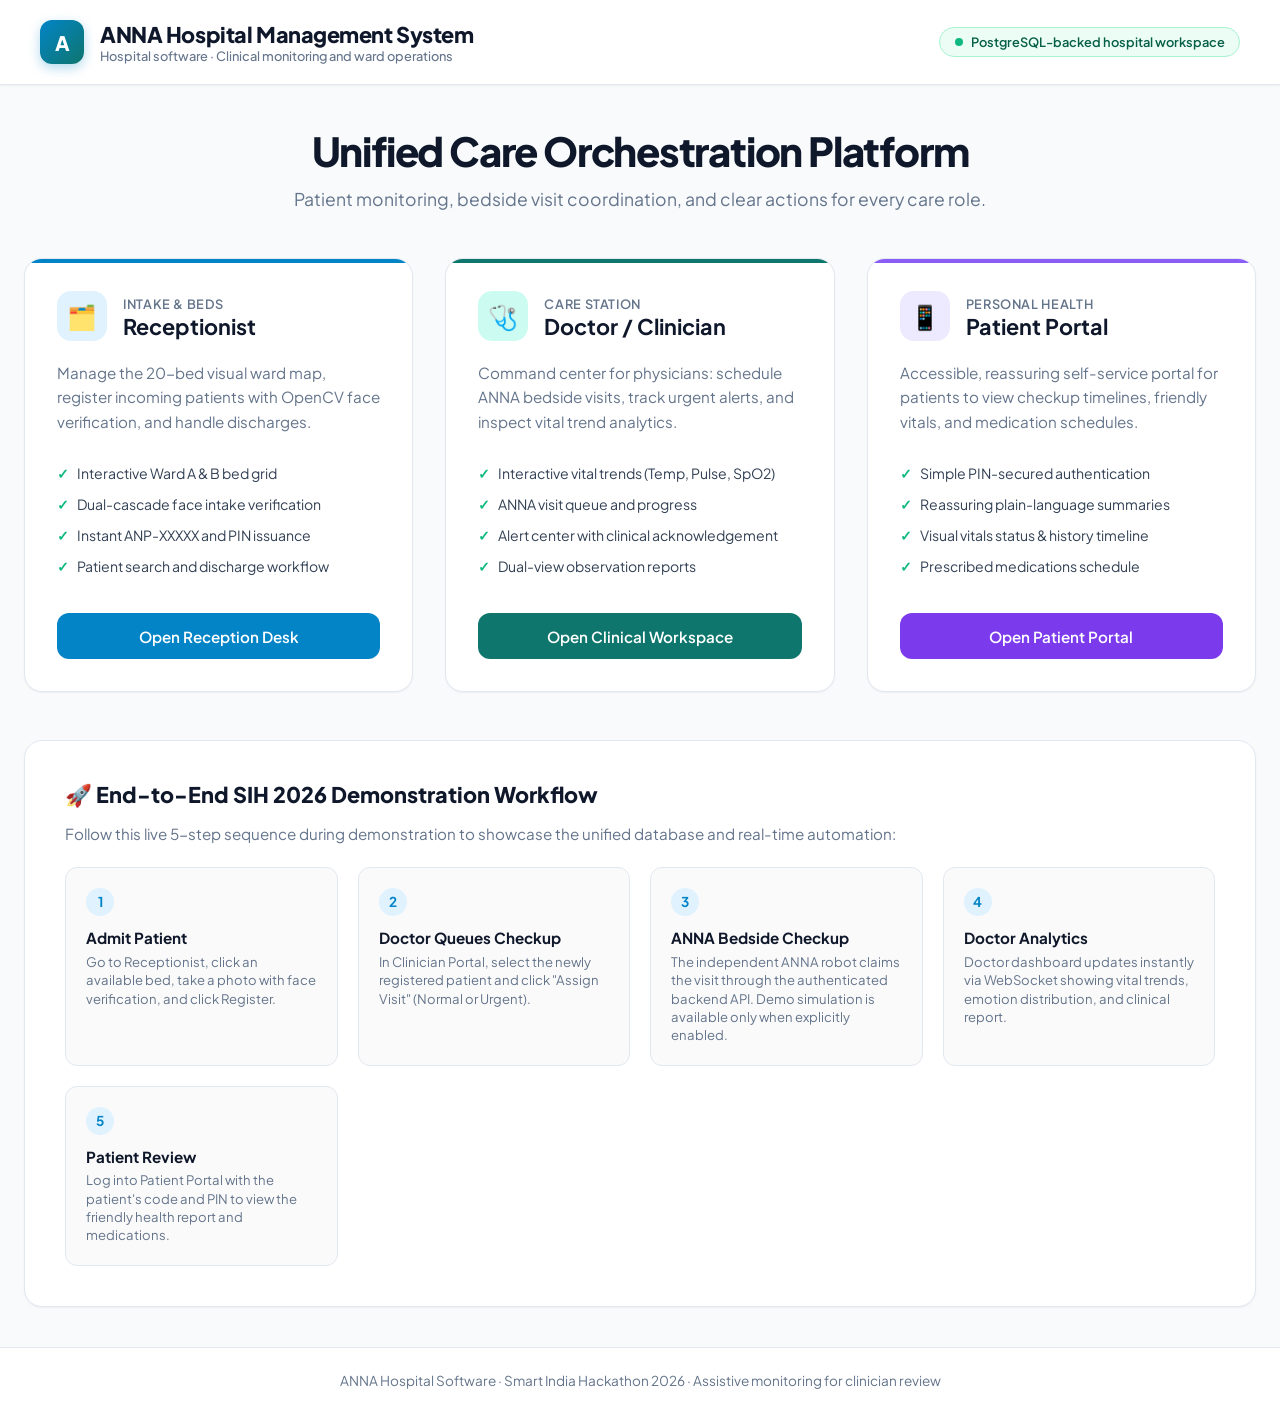
<file: dashboards/hub.html>
<!DOCTYPE html>
<html lang="en">
<head>
  <meta charset="UTF-8">
  <meta name="viewport" content="width=device-width, initial-scale=1.0">
  <title>ANNA — Hospital Information System Hub</title>
  <link rel="preconnect" href="https://fonts.googleapis.com">
  <link rel="preconnect" href="https://fonts.gstatic.com" crossorigin>
  <link href="https://fonts.googleapis.com/css2?family=Plus+Jakarta+Sans:wght@400;500;600;700;800&family=JetBrains+Mono:wght@400;500&display=swap" rel="stylesheet">
  <style>
    :root {
      --primary: #0284c7;
      --primary-dark: #0369a1;
      --primary-light: #e0f2fe;
      --secondary: #0f766e;
      --surface: #ffffff;
      --background: #f8fafc;
      --card-border: #e2e8f0;
      --text-main: #0f172a;
      --text-muted: #64748b;
      --success: #10b981;
      --warning: #f59e0b;
      --danger: #ef4444;
      --shadow-sm: 0 1px 2px 0 rgb(0 0 0 / 0.05);
      --shadow-md: 0 4px 6px -1px rgb(0 0 0 / 0.1), 0 2px 4px -2px rgb(0 0 0 / 0.1);
      --shadow-lg: 0 10px 15px -3px rgb(0 0 0 / 0.1), 0 4px 6px -4px rgb(0 0 0 / 0.1);
    }
    * { box-sizing: border-box; margin: 0; padding: 0; }
    body {
      font-family: 'Plus Jakarta Sans', sans-serif;
      background-color: var(--background);
      color: var(--text-main);
      min-height: 100vh;
      display: flex;
      flex-direction: column;
    }
    header {
      background: var(--surface);
      border-bottom: 1px solid var(--card-border);
      padding: 1.25rem 2.5rem;
      display: flex;
      justify-content: space-between;
      align-items: center;
      box-shadow: var(--shadow-sm);
    }
    .brand {
      display: flex;
      align-items: center;
      gap: 1rem;
    }
    .brand-icon {
      width: 44px;
      height: 44px;
      border-radius: 12px;
      background: linear-gradient(135deg, var(--primary), var(--secondary));
      display: flex;
      align-items: center;
      justify-content: center;
      color: #fff;
      font-size: 1.25rem;
      font-weight: 800;
      box-shadow: 0 4px 12px rgba(2, 132, 199, 0.3);
    }
    .brand-title h1 {
      font-size: 1.35rem;
      font-weight: 800;
      letter-spacing: -0.02em;
      color: var(--text-main);
    }
    .brand-title p {
      font-size: 0.8rem;
      color: var(--text-muted);
      font-weight: 500;
    }
    .status-badge {
      display: inline-flex;
      align-items: center;
      gap: 0.5rem;
      padding: 0.4rem 0.9rem;
      border-radius: 9999px;
      background: #ecfdf5;
      color: #065f46;
      font-size: 0.8rem;
      font-weight: 600;
      border: 1px solid #a7f3d0;
    }
    .pulse-dot {
      width: 8px;
      height: 8px;
      border-radius: 50%;
      background: var(--success);
      box-shadow: 0 0 0 0 rgba(16, 185, 129, 1);
      animation: pulse 2s infinite;
    }
    @keyframes pulse {
      0% { transform: scale(0.95); box-shadow: 0 0 0 0 rgba(16, 185, 129, 0.7); }
      70% { transform: scale(1); box-shadow: 0 0 0 8px rgba(16, 185, 129, 0); }
      100% { transform: scale(0.95); box-shadow: 0 0 0 0 rgba(16, 185, 129, 0); }
    }
    main {
      flex: 1;
      max-width: 1280px;
      margin: 0 auto;
      padding: 2.5rem 1.5rem;
      width: 100%;
    }
    .hero {
      text-align: center;
      margin-bottom: 3rem;
    }
    .hero h2 {
      font-size: 2.5rem;
      font-weight: 800;
      letter-spacing: -0.03em;
      color: #0f172a;
      margin-bottom: 0.75rem;
    }
    .hero p {
      font-size: 1.1rem;
      color: var(--text-muted);
      max-width: 760px;
      margin: 0 auto;
    }
    .portals-grid {
      display: grid;
      grid-template-columns: repeat(auto-fit, minmax(340px, 1fr));
      gap: 2rem;
      margin-bottom: 3rem;
    }
    .portal-card {
      background: var(--surface);
      border: 1px solid var(--card-border);
      border-radius: 18px;
      padding: 2rem;
      display: flex;
      flex-direction: column;
      justify-content: space-between;
      transition: all 0.25s ease;
      box-shadow: var(--shadow-sm);
      position: relative;
      overflow: hidden;
    }
    .portal-card:hover {
      transform: translateY(-4px);
      box-shadow: var(--shadow-lg);
      border-color: #cbd5e1;
    }
    .portal-card::before {
      content: '';
      position: absolute;
      top: 0;
      left: 0;
      right: 0;
      height: 4px;
    }
    .card-receptionist::before { background: #0284c7; }
    .card-clinician::before { background: #0f766e; }
    .card-patient::before { background: #8b5cf6; }

    .portal-header {
      display: flex;
      align-items: center;
      gap: 1rem;
      margin-bottom: 1.25rem;
    }
    .portal-icon {
      width: 50px;
      height: 50px;
      border-radius: 14px;
      display: flex;
      align-items: center;
      justify-content: center;
      font-size: 1.5rem;
    }
    .icon-reception { background: #e0f2fe; color: #0369a1; }
    .icon-clinician { background: #ccfbf1; color: #0f766e; }
    .icon-patient { background: #ede9fe; color: #6d28d9; }

    .portal-title h3 {
      font-size: 1.35rem;
      font-weight: 700;
      color: var(--text-main);
    }
    .portal-title span {
      font-size: 0.8rem;
      color: var(--text-muted);
      text-transform: uppercase;
      letter-spacing: 0.05em;
      font-weight: 600;
    }
    .portal-desc {
      font-size: 0.95rem;
      color: var(--text-muted);
      line-height: 1.6;
      margin-bottom: 1.5rem;
    }
    .portal-features {
      list-style: none;
      margin-bottom: 2rem;
      font-size: 0.88rem;
    }
    .portal-features li {
      padding: 0.4rem 0;
      display: flex;
      align-items: center;
      gap: 0.5rem;
      color: #334155;
    }
    .portal-features li::before {
      content: "✓";
      color: var(--success);
      font-weight: 700;
    }
    .btn {
      display: inline-flex;
      align-items: center;
      justify-content: center;
      gap: 0.5rem;
      padding: 0.85rem 1.5rem;
      border-radius: 12px;
      font-weight: 600;
      font-size: 0.95rem;
      text-decoration: none;
      transition: all 0.2s ease;
      cursor: pointer;
      border: none;
    }
    .btn-primary { background: var(--primary); color: #fff; }
    .btn-primary:hover { background: var(--primary-dark); }
    .btn-teal { background: var(--secondary); color: #fff; }
    .btn-teal:hover { background: #115e59; }
    .btn-purple { background: #7c3aed; color: #fff; }
    .btn-purple:hover { background: #6d28d9; }

    .credentials-box {
      margin-top: 1rem;
      padding: 0.75rem;
      border-radius: 8px;
      background: #f1f5f9;
      font-family: 'JetBrains Mono', monospace;
      font-size: 0.78rem;
      color: #334155;
    }

    .demo-flow-section {
      background: var(--surface);
      border: 1px solid var(--card-border);
      border-radius: 18px;
      padding: 2.5rem;
      box-shadow: var(--shadow-sm);
    }
    .demo-flow-section h3 {
      font-size: 1.35rem;
      font-weight: 800;
      margin-bottom: 1rem;
      display: flex;
      align-items: center;
      gap: 0.5rem;
    }
    .workflow-steps {
      display: grid;
      grid-template-columns: repeat(auto-fit, minmax(220px, 1fr));
      gap: 1.25rem;
      margin-top: 1.5rem;
    }
    .step-box {
      border: 1px solid #e2e8f0;
      border-radius: 12px;
      padding: 1.25rem;
      background: #fafafa;
    }
    .step-number {
      display: inline-block;
      width: 28px;
      height: 28px;
      line-height: 28px;
      text-align: center;
      border-radius: 50%;
      background: var(--primary-light);
      color: var(--primary);
      font-weight: 700;
      font-size: 0.85rem;
      margin-bottom: 0.75rem;
    }
    .step-title {
      font-weight: 700;
      font-size: 0.95rem;
      margin-bottom: 0.35rem;
    }
    .step-desc {
      font-size: 0.82rem;
      color: var(--text-muted);
      line-height: 1.4;
    }
    footer {
      background: var(--surface);
      border-top: 1px solid var(--card-border);
      padding: 1.5rem 2.5rem;
      text-align: center;
      font-size: 0.85rem;
      color: var(--text-muted);
    }
  </style>
</head>
<body>
  <header>
    <div class="brand">
      <div class="brand-icon">A</div>
      <div class="brand-title">
        <h1>ANNA Hospital Management System</h1>
        <p>Hospital software · Clinical monitoring and ward operations</p>
      </div>
    </div>
    <div class="status-badge">
      <span class="pulse-dot"></span>
      <span>PostgreSQL-backed hospital workspace</span>
    </div>
  </header>

  <main>
    <section class="hero">
      <h2>Unified Care Orchestration Platform</h2>
      <p>Patient monitoring, bedside visit coordination, and clear actions for every care role.</p>
    </section>

    <div class="portals-grid">
      <!-- Receptionist Portal -->
      <div class="portal-card card-receptionist">
        <div>
          <div class="portal-header">
            <div class="portal-icon icon-reception">🗂️</div>
            <div class="portal-title">
              <span>Intake & Beds</span>
              <h3>Receptionist</h3>
            </div>
          </div>
          <p class="portal-desc">Manage the 20-bed visual ward map, register incoming patients with OpenCV face verification, and handle discharges.</p>
          <ul class="portal-features">
            <li>Interactive Ward A & B bed grid</li>
            <li>Dual-cascade face intake verification</li>
            <li>Instant ANP-XXXXX and PIN issuance</li>
            <li>Patient search and discharge workflow</li>
          </ul>
        </div>
        <div>
          <a href="/receptionist" class="btn btn-primary" style="width: 100%;">Open Reception Desk</a>
        </div>
      </div>

      <!-- Clinician Portal -->
      <div class="portal-card card-clinician">
        <div>
          <div class="portal-header">
            <div class="portal-icon icon-clinician">🩺</div>
            <div class="portal-title">
              <span>Care Station</span>
              <h3>Doctor / Clinician</h3>
            </div>
          </div>
          <p class="portal-desc">Command center for physicians: schedule ANNA bedside visits, track urgent alerts, and inspect vital trend analytics.</p>
          <ul class="portal-features">
            <li>Interactive vital trends (Temp, Pulse, SpO2)</li>
            <li>ANNA visit queue and progress</li>
            <li>Alert center with clinical acknowledgement</li>
            <li>Dual-view observation reports</li>
          </ul>
        </div>
        <div>
          <a href="/clinician" class="btn btn-teal" style="width: 100%;">Open Clinical Workspace</a>
        </div>
      </div>

      <!-- Patient Portal -->
      <div class="portal-card card-patient">
        <div>
          <div class="portal-header">
            <div class="portal-icon icon-patient">📱</div>
            <div class="portal-title">
              <span>Personal Health</span>
              <h3>Patient Portal</h3>
            </div>
          </div>
          <p class="portal-desc">Accessible, reassuring self-service portal for patients to view checkup timelines, friendly vitals, and medication schedules.</p>
          <ul class="portal-features">
            <li>Simple PIN-secured authentication</li>
            <li>Reassuring plain-language summaries</li>
            <li>Visual vitals status & history timeline</li>
            <li>Prescribed medications schedule</li>
          </ul>
        </div>
        <div>
          <a href="/patient" class="btn btn-purple" style="width: 100%;">Open Patient Portal</a>
        </div>
      </div>
    </div>

    <!-- Live Demonstration Workflow Guide for SIH -->
    <section class="demo-flow-section">
      <h3>🚀 End-to-End SIH 2026 Demonstration Workflow</h3>
      <p style="color: var(--text-muted); font-size: 0.95rem;">
        Follow this live 5-step sequence during demonstration to showcase the unified database and real-time automation:
      </p>
      <div class="workflow-steps">
        <div class="step-box">
          <span class="step-number">1</span>
          <div class="step-title">Admit Patient</div>
          <div class="step-desc">Go to Receptionist, click an available bed, take a photo with face verification, and click Register.</div>
        </div>
        <div class="step-box">
          <span class="step-number">2</span>
          <div class="step-title">Doctor Queues Checkup</div>
          <div class="step-desc">In Clinician Portal, select the newly registered patient and click "Assign Visit" (Normal or Urgent).</div>
        </div>
        <div class="step-box">
          <span class="step-number">3</span>
          <div class="step-title">ANNA Bedside Checkup</div>
          <div class="step-desc">The independent ANNA robot claims the visit through the authenticated backend API. Demo simulation is available only when explicitly enabled.</div>
        </div>
        <div class="step-box">
          <span class="step-number">4</span>
          <div class="step-title">Doctor Analytics</div>
          <div class="step-desc">Doctor dashboard updates instantly via WebSocket showing vital trends, emotion distribution, and clinical report.</div>
        </div>
        <div class="step-box">
          <span class="step-number">5</span>
          <div class="step-title">Patient Review</div>
          <div class="step-desc">Log into Patient Portal with the patient's code and PIN to view the friendly health report and medications.</div>
        </div>
      </div>
    </section>
  </main>

  <footer>
    ANNA Hospital Software · Smart India Hackathon 2026 · Assistive monitoring for clinician review
  </footer>
</body>
</html>
</file>
